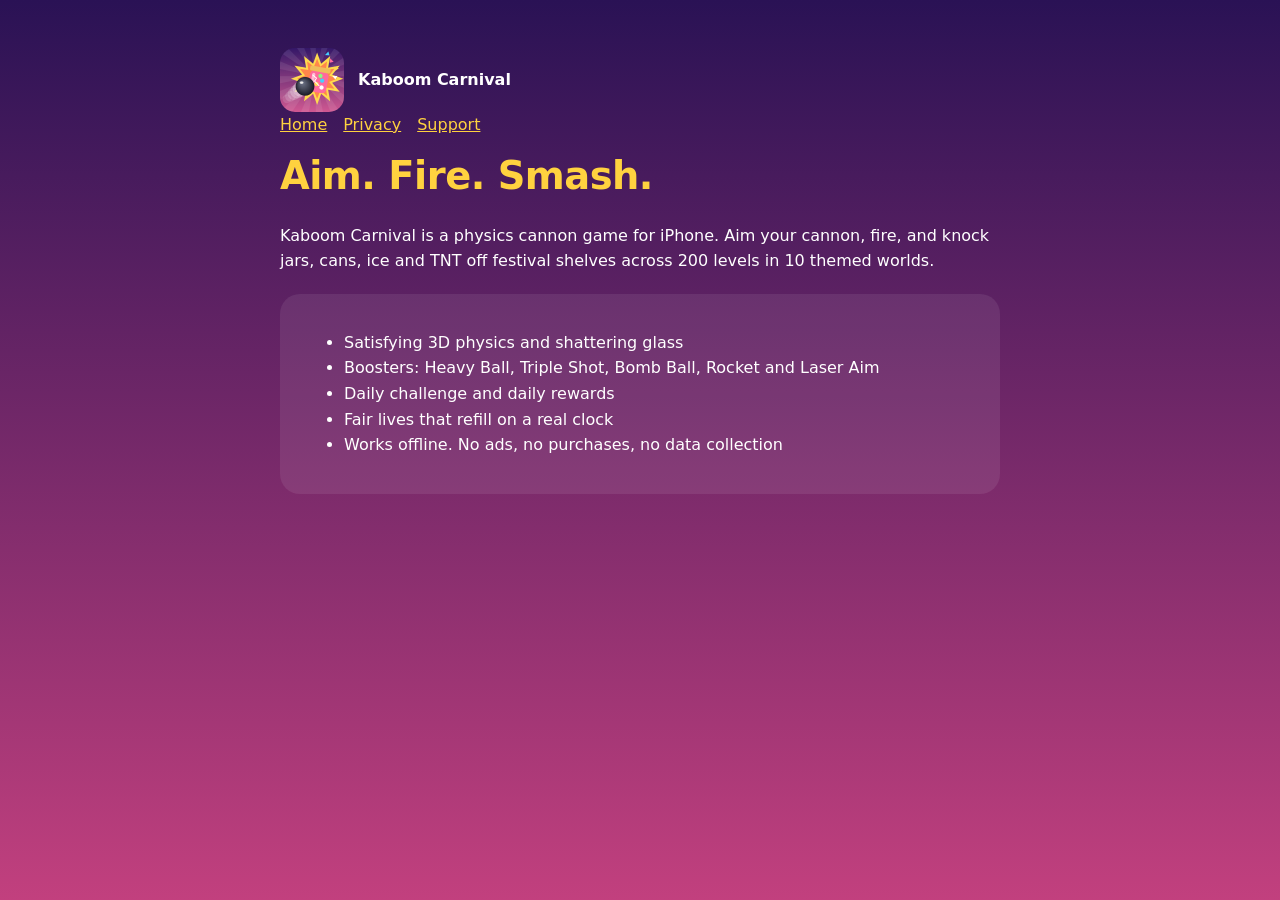
<file: index.html>
<!doctype html><html lang="en"><head><meta charset="utf-8"><meta name="viewport" content="width=device-width,initial-scale=1"><link rel="stylesheet" href="style.css"><title>Kaboom Carnival</title></head><body><main><header><img src="icon.png" alt=""><strong>Kaboom Carnival</strong></header><nav><a href="index.html">Home</a><a href="privacy.html">Privacy</a><a href="support.html">Support</a></nav>
<h1>Aim. Fire. Smash.</h1>
<p>Kaboom Carnival is a physics cannon game for iPhone. Aim your cannon, fire, and knock jars, cans, ice and TNT off festival shelves across 200 levels in 10 themed worlds.</p>
<div class="card"><ul><li>Satisfying 3D physics and shattering glass</li><li>Boosters: Heavy Ball, Triple Shot, Bomb Ball, Rocket and Laser Aim</li><li>Daily challenge and daily rewards</li><li>Fair lives that refill on a real clock</li><li>Works offline. No ads, no purchases, no data collection</li></ul></div>
</main></body></html>
</file>
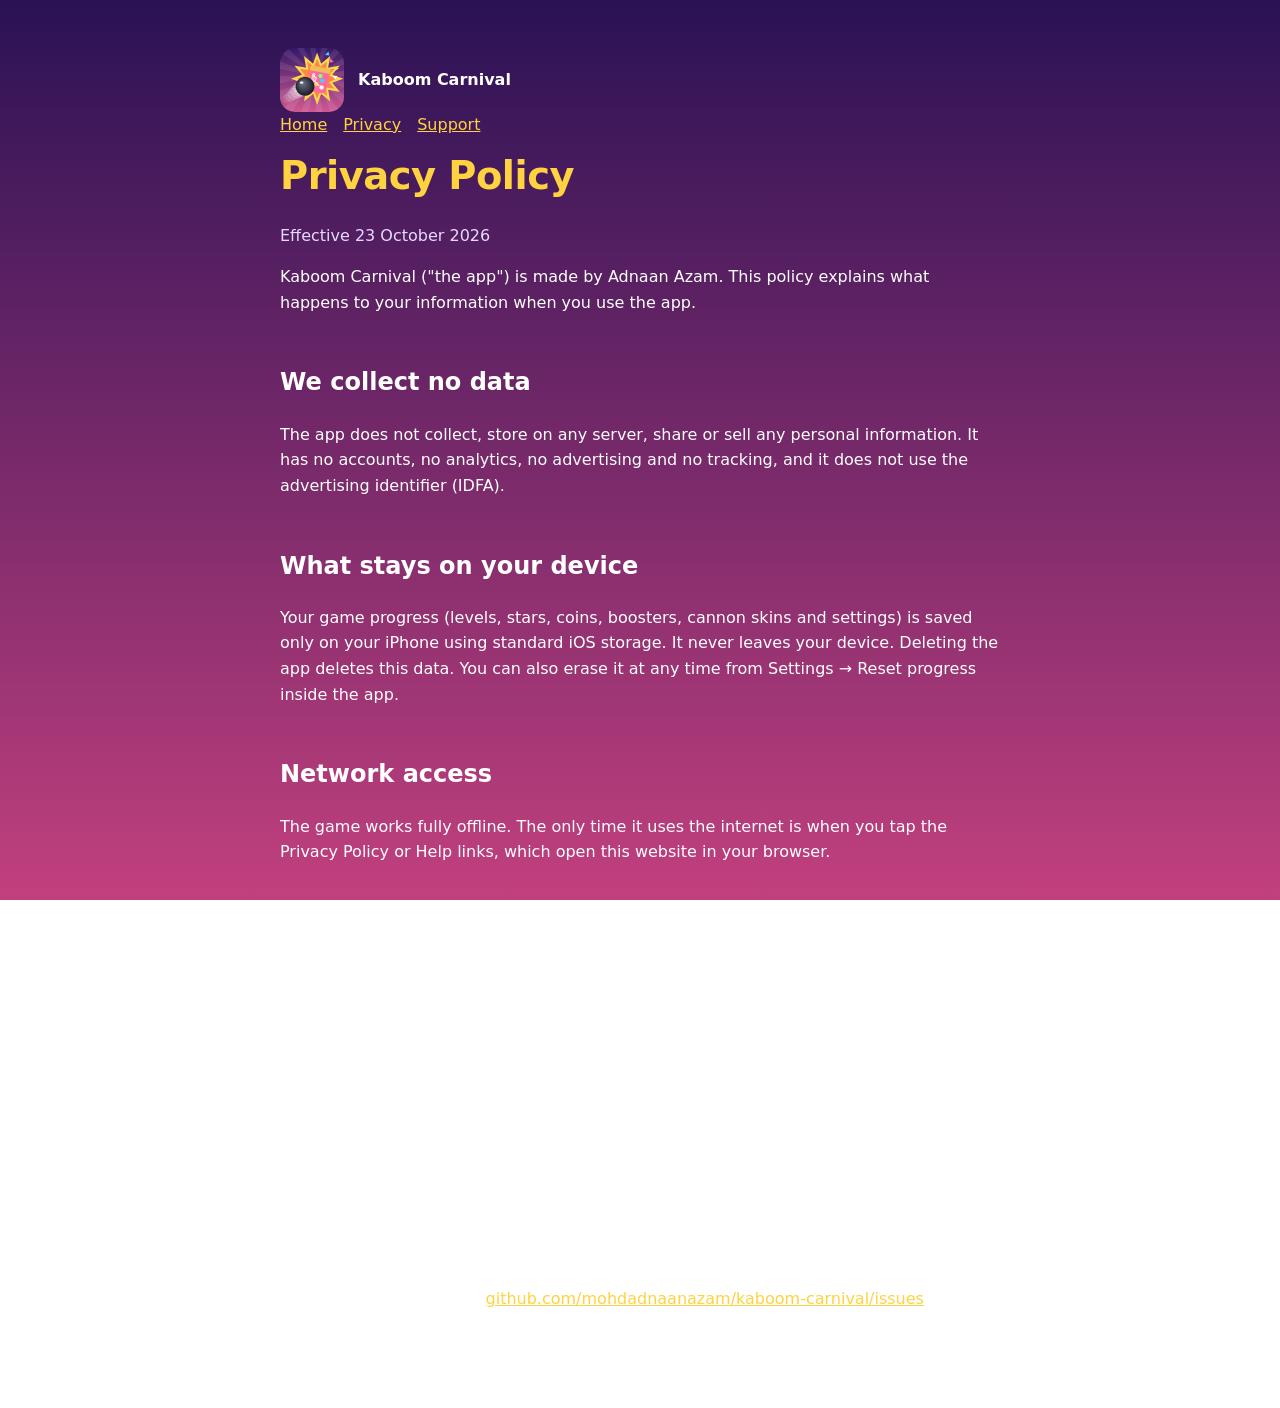
<file: privacy.html>
<!doctype html><html lang="en"><head><meta charset="utf-8"><meta name="viewport" content="width=device-width,initial-scale=1"><link rel="stylesheet" href="style.css"><title>Privacy Policy – Kaboom Carnival</title></head><body><main><header><img src="icon.png" alt=""><strong>Kaboom Carnival</strong></header><nav><a href="index.html">Home</a><a href="privacy.html">Privacy</a><a href="support.html">Support</a></nav>
<h1>Privacy Policy</h1><p class="muted">Effective 23 October 2026</p>
<p>Kaboom Carnival ("the app") is made by Adnaan Azam. This policy explains what happens to your information when you use the app.</p>
<h2>We collect no data</h2>
<p>The app does not collect, store on any server, share or sell any personal information. It has no accounts, no analytics, no advertising and no tracking, and it does not use the advertising identifier (IDFA).</p>
<h2>What stays on your device</h2>
<p>Your game progress (levels, stars, coins, boosters, cannon skins and settings) is saved only on your iPhone using standard iOS storage. It never leaves your device. Deleting the app deletes this data. You can also erase it at any time from Settings → Reset progress inside the app.</p>
<h2>Network access</h2>
<p>The game works fully offline. The only time it uses the internet is when you tap the Privacy Policy or Help links, which open this website in your browser.</p>
<h2>Children</h2>
<p>The app is suitable for all ages and collects no information from anyone, including children under 13.</p>
<h2>Changes</h2>
<p>If this policy changes, the new version will be posted on this page with a new effective date.</p>
<h2>Contact</h2>
<p>Questions? Contact us at <a href="https://github.com/mohdadnaanazam/kaboom-carnival/issues">github.com/mohdadnaanazam/kaboom-carnival/issues</a>.</p>
</main></body></html>
</file>
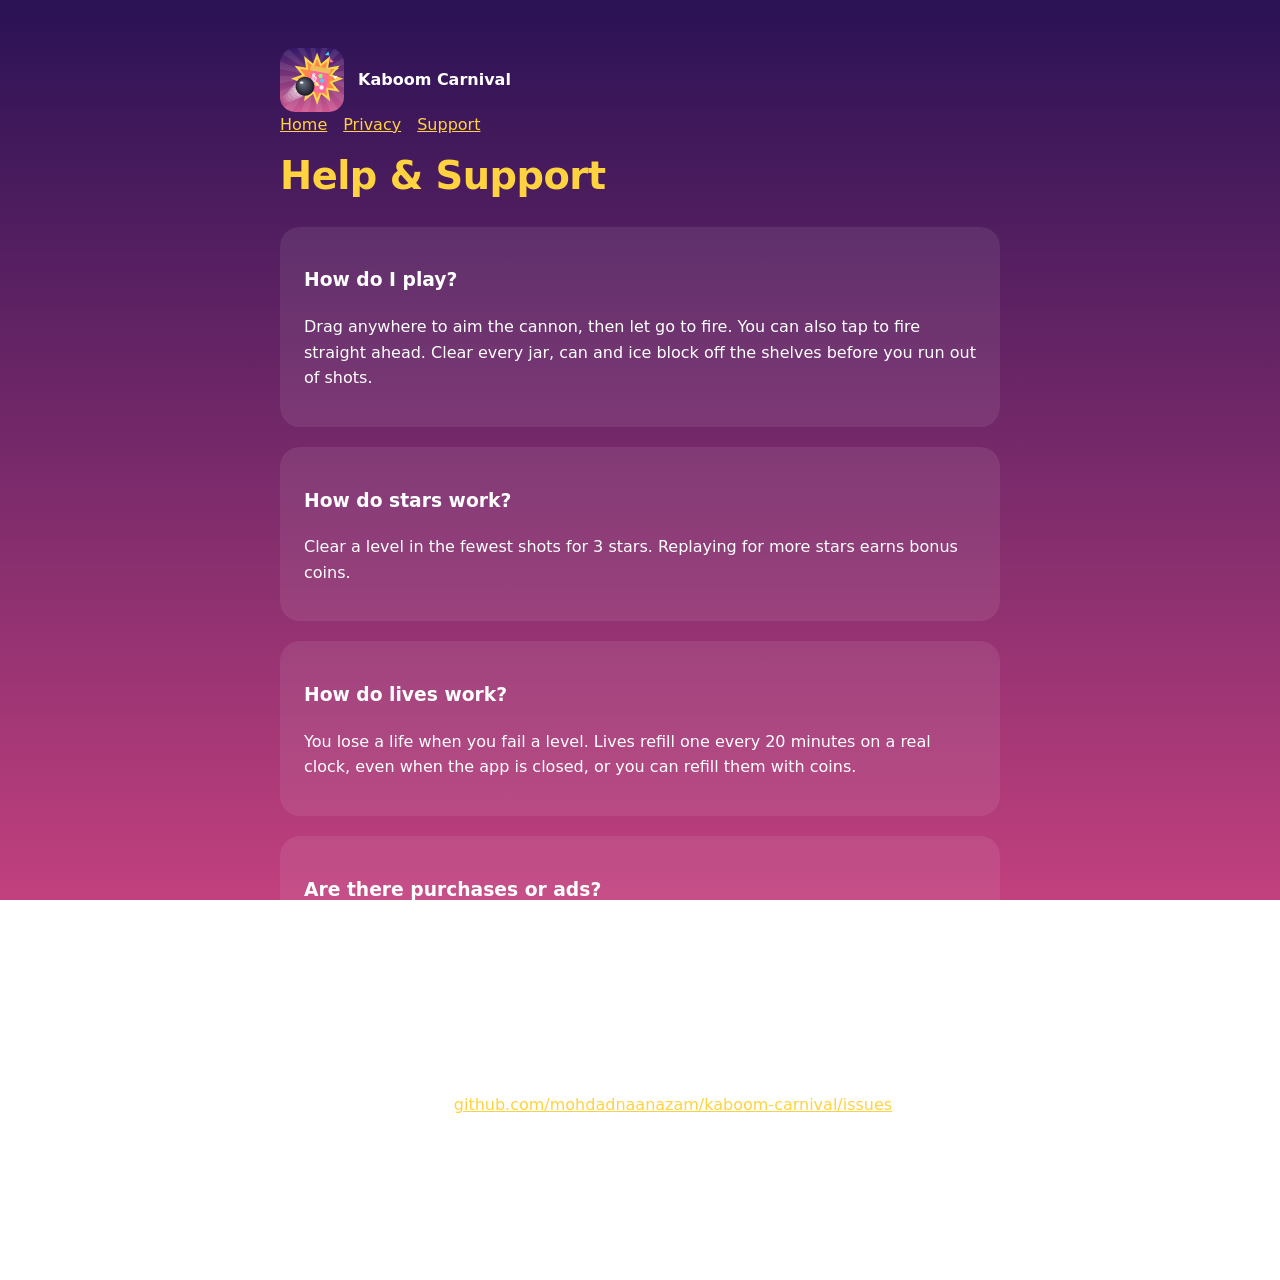
<file: support.html>
<!doctype html><html lang="en"><head><meta charset="utf-8"><meta name="viewport" content="width=device-width,initial-scale=1"><link rel="stylesheet" href="style.css"><title>Support – Kaboom Carnival</title></head><body><main><header><img src="icon.png" alt=""><strong>Kaboom Carnival</strong></header><nav><a href="index.html">Home</a><a href="privacy.html">Privacy</a><a href="support.html">Support</a></nav>
<h1>Help &amp; Support</h1>
<div class="card"><h3>How do I play?</h3><p>Drag anywhere to aim the cannon, then let go to fire. You can also tap to fire straight ahead. Clear every jar, can and ice block off the shelves before you run out of shots.</p></div>
<div class="card"><h3>How do stars work?</h3><p>Clear a level in the fewest shots for 3 stars. Replaying for more stars earns bonus coins.</p></div>
<div class="card"><h3>How do lives work?</h3><p>You lose a life when you fail a level. Lives refill one every 20 minutes on a real clock, even when the app is closed, or you can refill them with coins.</p></div>
<div class="card"><h3>Are there purchases or ads?</h3><p>No. Everything is earned with in-game coins.</p></div>
<div class="card"><h3>Still need help?</h3><p>Open a request at <a href="https://github.com/mohdadnaanazam/kaboom-carnival/issues">github.com/mohdadnaanazam/kaboom-carnival/issues</a> and we will get back to you.</p></div>
</main></body></html>
</file>
<file: style.css>
:root{--bg:#2A1255;--ink:#fff;--muted:#e6d9ff;--card:rgba(255,255,255,.08);--accent:#FFD23F;--pink:#FF4F8B}
*{box-sizing:border-box}body{margin:0;font-family:-apple-system,BlinkMacSystemFont,"SF Pro Rounded",system-ui,sans-serif;background:linear-gradient(#2A1255,#C2407E) fixed;color:var(--ink);line-height:1.6}
main{max-width:760px;margin:0 auto;padding:48px 20px 80px}h1{font-size:2.4rem;margin:.2em 0;color:var(--accent);letter-spacing:-.5px}h2{margin-top:2em;color:#fff}
a{color:var(--accent)}.card{background:var(--card);border-radius:20px;padding:20px 24px;margin:20px 0}.muted{color:var(--muted)}
header{display:flex;align-items:center;gap:14px}header img{width:64px;height:64px;border-radius:15px}nav a{margin-right:16px}
</file>
